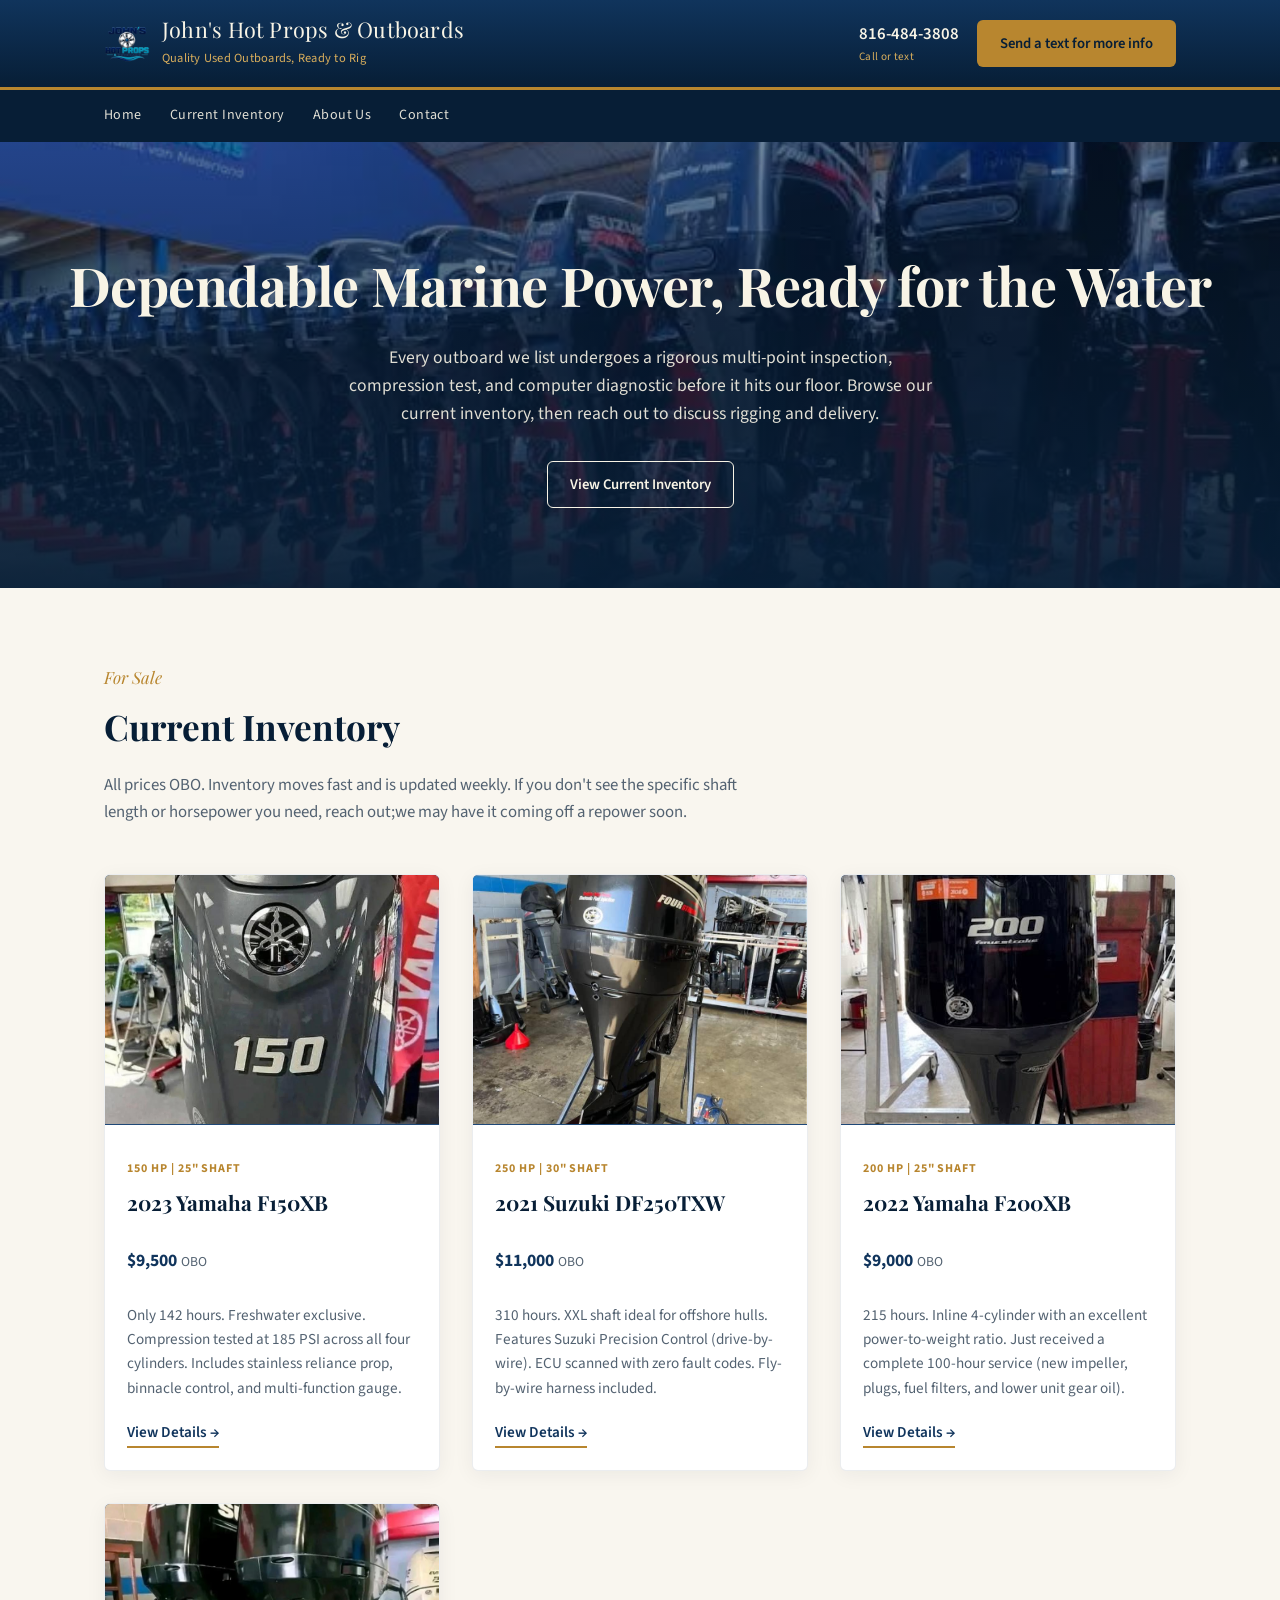
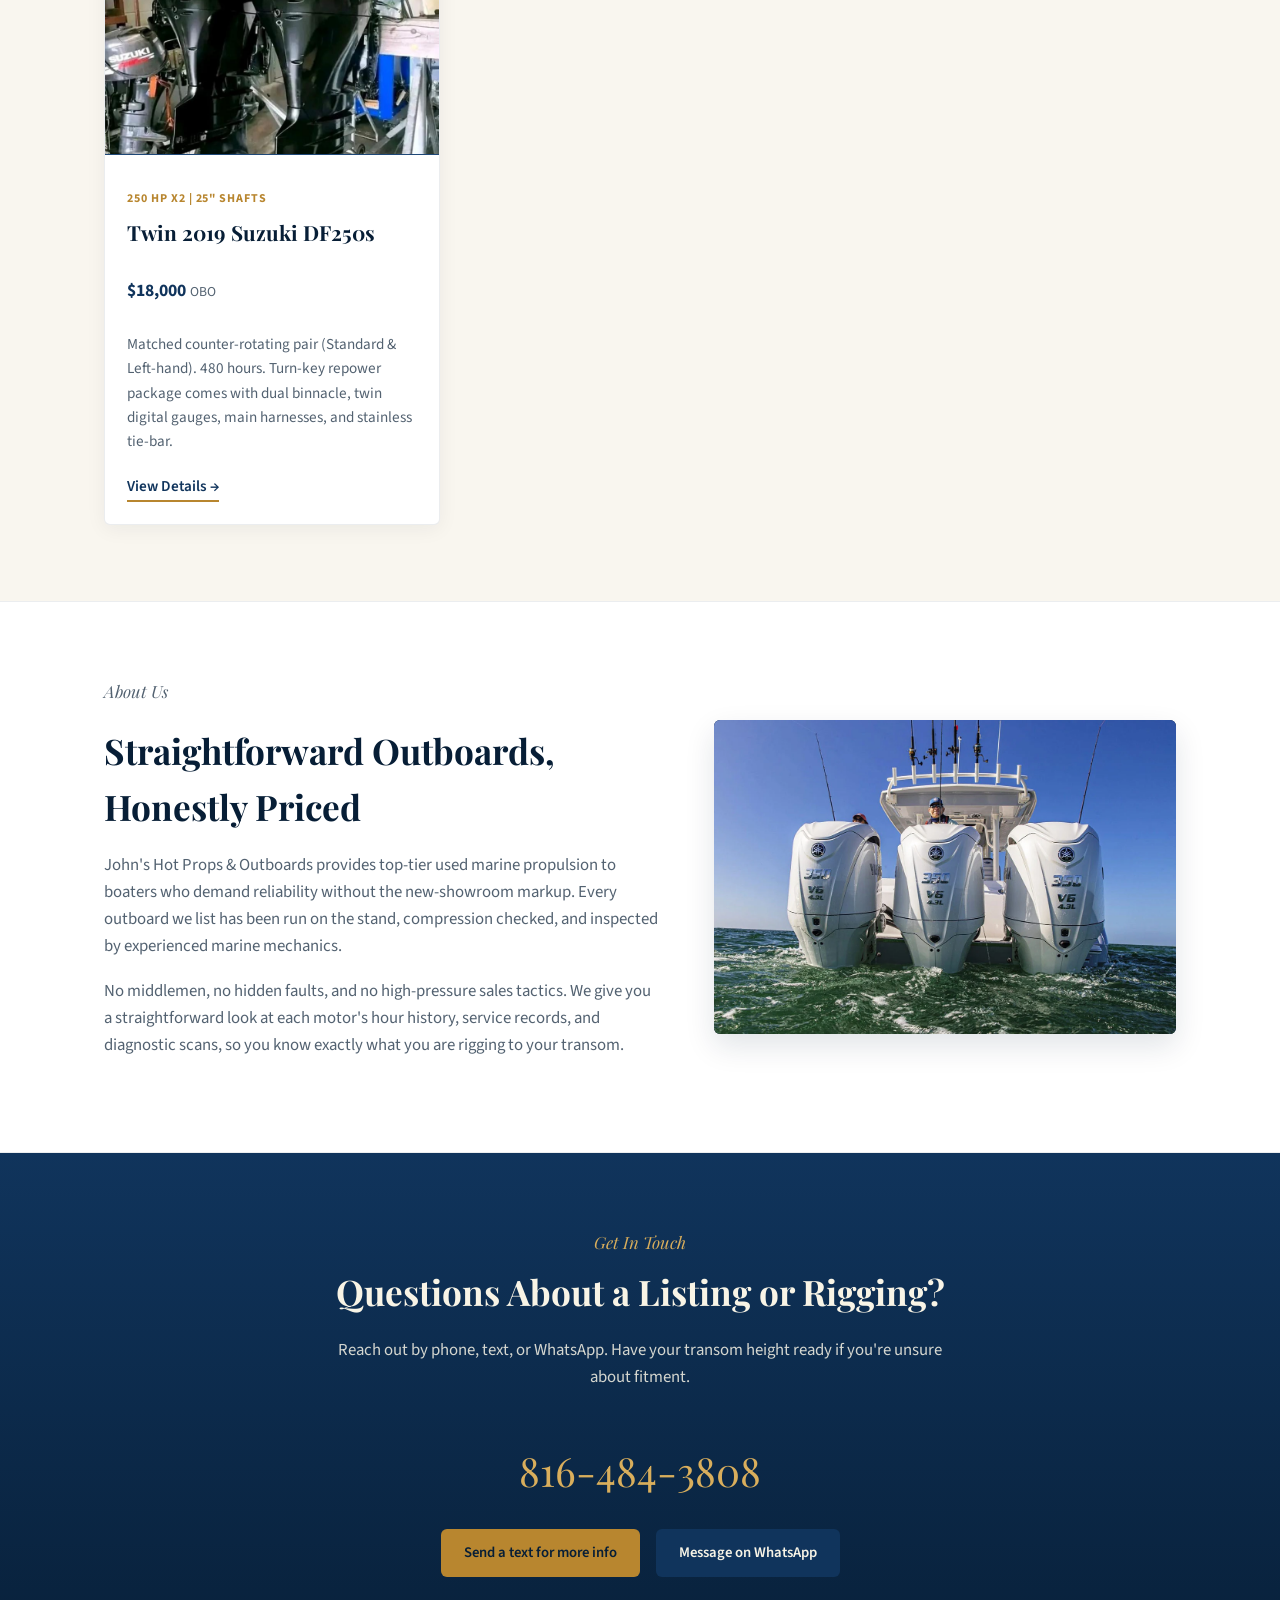
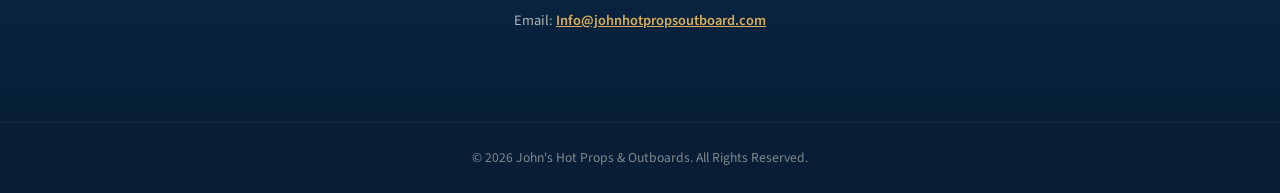
<file: index.html>
<!doctype html>
<html lang="en">
<head>
<meta charset="UTF-8">
<meta name="viewport" content="width=device-width, initial-scale=1.0">
<title>John's Hot Props &amp; Outboards | Quality Used Outboard Motors</title>
<meta name="description" content="John's Hot Props & Outboards — quality used outboard motors, inspected, serviced, and ready to run. Browse current marine propulsion listings.">
<link rel="preconnect" href="https://fonts.gstatic.com" crossorigin>
<link href="https://fonts.googleapis.com/css2?family=Playfair+Display:wght@600;700&family=Source+Sans+3:wght@400;600;700&display=swap" rel="stylesheet">
<link rel="stylesheet" href="style.css">
</head>
<body>

<header class="site-header">
  <div class="wrap">
    <a class="brand" href="index.html">
      <img src="images/logo.PNG" alt="John's Hot Props & Outboards logo">
      <span class="brand-text">
        <span class="name">John's Hot Props &amp; Outboards</span>
        <span class="tagline">Quality Used Outboards, Ready to Rig</span>
      </span>
    </a>
    <div class="header-actions">
      <a class="header-phone" href="tel:+18164843808">816-484-3808<span>Call or text</span></a>
      <a class="btn btn-gold" href="sms:+18164843808">Send a text for more info</a>
    </div>
  </div>
</header>

<nav class="site-nav">
  <div class="wrap">
    <ul>
      <li><a href="index.html#home">Home</a></li>
      <li><a href="index.html#listings">Current Inventory</a></li>
      <li><a href="index.html#about">About Us</a></li>
      <li><a href="index.html#contact">Contact</a></li>
    </ul>
  </div>
</nav>

<section id="home" class="hero">
  <img class="hero-art" src="images/Dock.jpg" alt="Illustration of a dock at sunset — placeholder for a real dock photo">
  <div class="hero-overlay"></div>
  <div class="hero-inner">
    <h1>Dependable Marine Power, Ready for the Water</h1>
    <p>Every outboard we list undergoes a rigorous multi-point inspection, compression test, and computer diagnostic before it hits our floor. Browse our current inventory, then reach out to discuss rigging and delivery.</p>
    <a class="btn btn-outline" href="index.html#listings">View Current Inventory</a>
  </div>
</section>

<section id="listings" class="section">
  <div class="wrap">
    <p class="section-label">For Sale</p>
    <h2>Current Inventory</h2>
    <p class="section-intro">All prices OBO. Inventory moves fast and is updated weekly. If you don't see the specific shaft length or horsepower you need, reach out;we may have it coming off a repower soon.</p>

    <div class="listing-grid">

      <article class="listing-card">
        <img src="images/150.jpg" alt="2023 Yamaha 150HP Outboard">
        <div class="listing-body">
          <p class="listing-hp">150 HP | 25" Shaft</p>
          <h3>2023 Yamaha F150XB</h3>
          <p class="listing-price">$9,500 <span class="obo">OBO</span></p>
          <p class="listing-blurb">Only 142 hours. Freshwater exclusive. Compression tested at 185 PSI across all four cylinders. Includes stainless reliance prop, binnacle control, and multi-function gauge.</p>
          <a class="listing-link" href="listings/yamaha-150-2023.html">View Details →</a>
        </div>
      </article>

      <article class="listing-card">
        <img src="images/250suzuki.jpg" alt="2021 Suzuki 250HP Outboard">
        <div class="listing-body">
          <p class="listing-hp">250 HP | 30" Shaft</p>
          <h3>2021 Suzuki DF250TXW</h3>
          <p class="listing-price">$11,000 <span class="obo">OBO</span></p>
          <p class="listing-blurb">310 hours. XXL shaft ideal for offshore hulls. Features Suzuki Precision Control (drive-by-wire). ECU scanned with zero fault codes. Fly-by-wire harness included.</p>
          <a class="listing-link" href="listings/suzuki-250-2021.html">View Details →</a>
        </div>
      </article>

      <article class="listing-card">
        <img src="images/200yam.jpg" alt="2022 Yamaha 200HP Outboard">
        <div class="listing-body">
          <p class="listing-hp">200 HP | 25" Shaft</p>
          <h3>2022 Yamaha F200XB</h3>
          <p class="listing-price">$9,000 <span class="obo">OBO</span></p>
          <p class="listing-blurb">215 hours. Inline 4-cylinder with an excellent power-to-weight ratio. Just received a complete 100-hour service (new impeller, plugs, fuel filters, and lower unit gear oil).</p>
          <a class="listing-link" href="listings/yamaha-200-2022.html">View Details →</a>
        </div>
      </article>

      <article class="listing-card">
        <img src="images/twin.jpg" alt="Twin 2019 Suzuki 250HP Outboards">
        <div class="listing-body">
          <p class="listing-hp">250 HP x2 | 25" Shafts</p>
          <h3>Twin 2019 Suzuki DF250s</h3>
          <p class="listing-price">$18,000 <span class="obo">OBO</span></p>
          <p class="listing-blurb">Matched counter-rotating pair (Standard & Left-hand). 480 hours. Turn-key repower package comes with dual binnacle, twin digital gauges, main harnesses, and stainless tie-bar.</p>
          <a class="listing-link" href="listings/twin-suzuki-250-2019.html">View Details →</a>
        </div>
      </article>

    </div>
  </div>
</section>

<section id="about" class="section section-alt">
  <div class="wrap about-layout">
    <div>
      <p class="section-label">About Us</p>
      <h2>Straightforward Outboards, Honestly Priced</h2>
      <p>John's Hot Props &amp; Outboards provides top-tier used marine propulsion to boaters who demand reliability without the new-showroom markup. Every outboard we list has been run on the stand, compression checked, and inspected by experienced marine mechanics.</p>
      <p>No middlemen, no hidden faults, and no high-pressure sales tactics. We give you a straightforward look at each motor's hour history, service records, and diagnostic scans, so you know exactly what you are rigging to your transom.</p>
    </div>
    <div class="about-figure">
      <img src="images/aboutus.png" alt="John's Hot Props mechanics inspecting a motor">
    </div>
  </div>
</section>

<section id="contact" class="section contact-band">
  <div class="wrap">
    <p class="section-label">Get In Touch</p>
    <h2>Questions About a Listing or Rigging?</h2>
    <p class="section-intro">Reach out by phone, text, or WhatsApp. Have your transom height ready if you're unsure about fitment.</p>
    <a class="contact-phone-big" href="tel:+18164843808">816-484-3808</a>
    <div class="contact-actions">
      <a class="btn btn-gold" href="sms:+18164843808">Send a text for more info</a>
      <a class="btn btn-navy" href="https://wa.me/18164843808" target="_blank" rel="noopener">Message on WhatsApp</a>
    </div>
    <p class="contact-secondary">
      Email: <a href="mailto:Info@johnhotpropsoutboard.com">Info@johnhotpropsoutboard.com</a>
    </p>
  </div>
</section>

<footer class="site-footer">
  <div class="wrap">
    &copy; <span id="year"></span> John's Hot Props &amp; Outboards. All Rights Reserved.
  </div>
</footer>

<script>document.getElementById('year').textContent = new Date().getFullYear();</script>
</body>
</html>
</file>
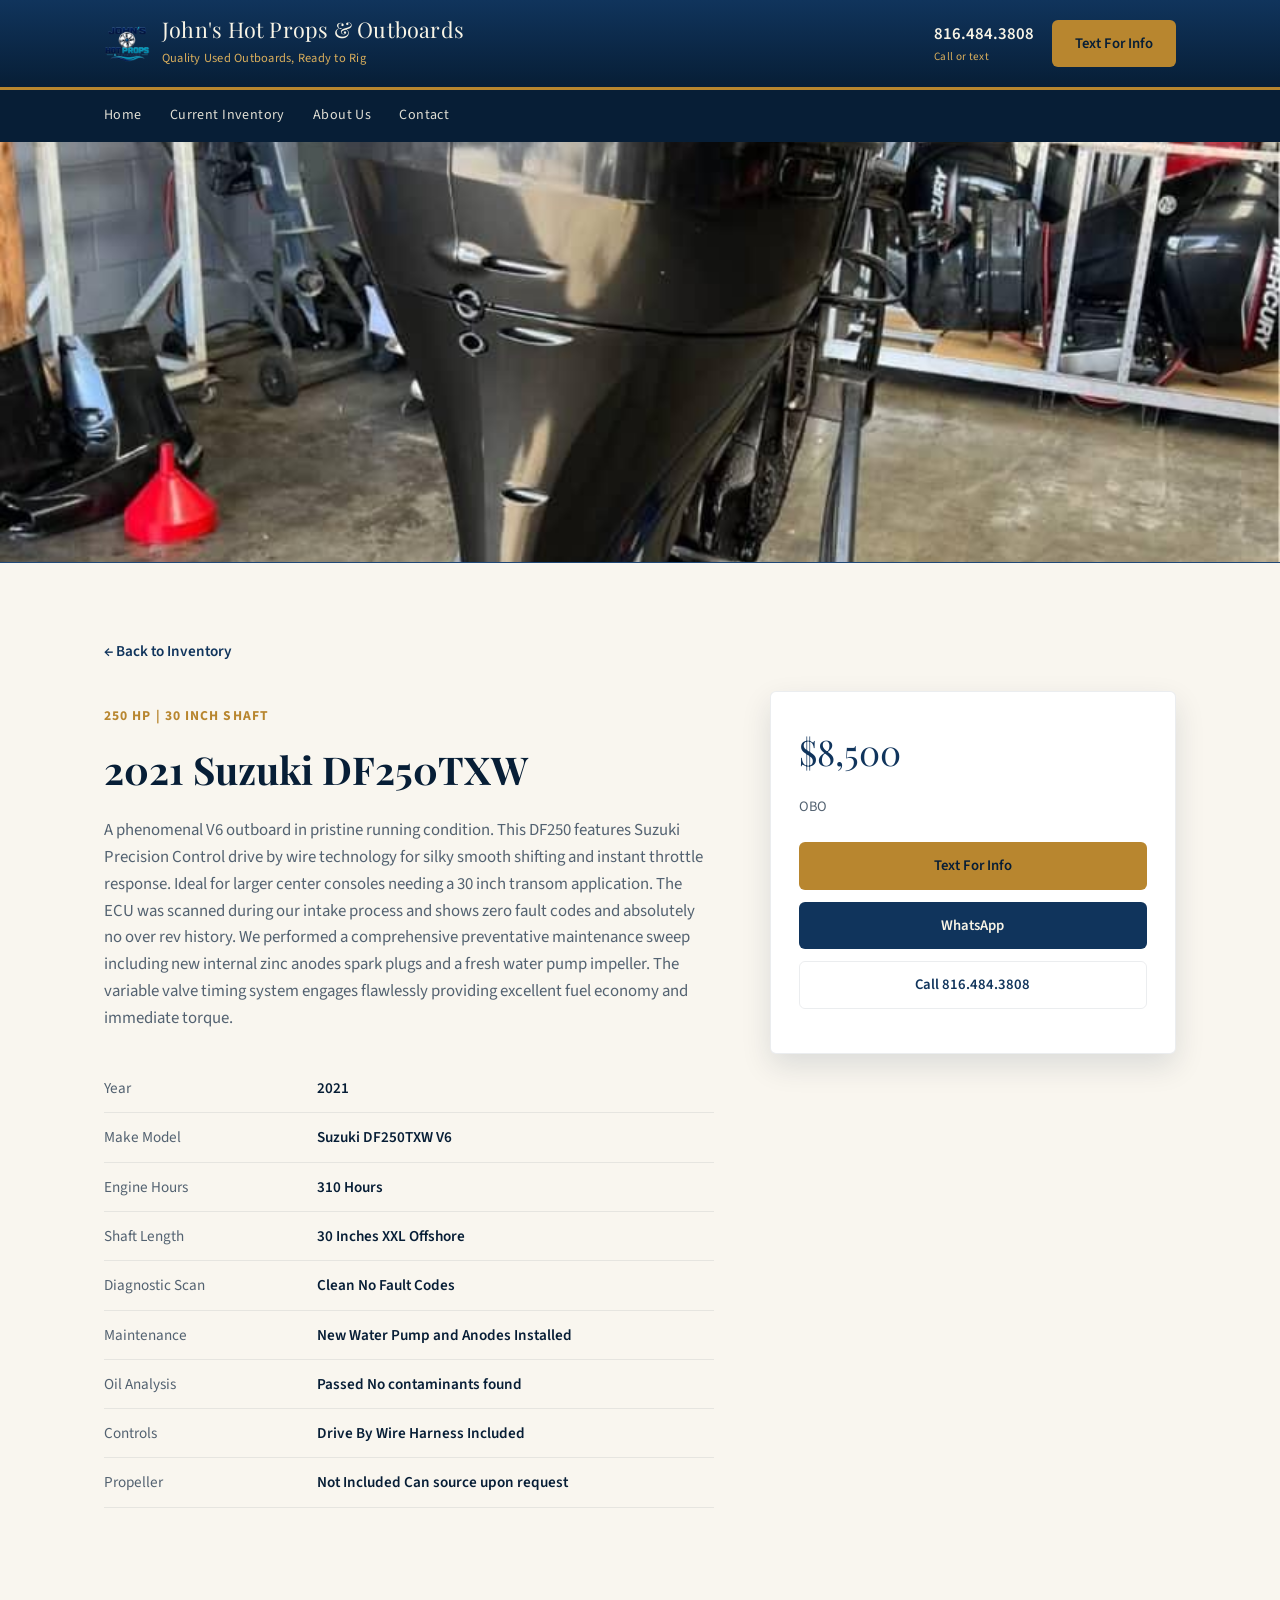
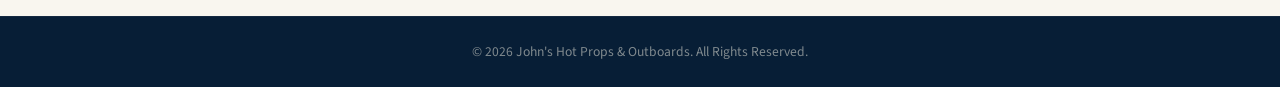
<file: listings/suzuki-250-2021.html>
<!doctype html>
<html lang="en">
<head>
<meta charset="UTF-8">
<meta name="viewport" content="width=device-width, initial-scale=1.0">
<title>2021 Suzuki DF250TXW Outboard $9,500 OBO | John's Hot Props &amp; Outboards</title>
<link rel="preconnect" href="https://fonts.gstatic.com" crossorigin>
<link href="https://fonts.googleapis.com/css2?family=Playfair+Display:wght@600;700&family=Source+Sans+3:wght@400;600;700&display=swap" rel="stylesheet">
<link rel="stylesheet" href="../style.css">
</head>
<body>

<header class="site-header">
  <div class="wrap">
    <a class="brand" href="../index.html">
      <img src="../images/logo.PNG" alt="John's Hot Props & Outboards logo">
      <span class="brand-text">
        <span class="name">John's Hot Props &amp; Outboards</span>
        <span class="tagline">Quality Used Outboards, Ready to Rig</span>
      </span>
    </a>
    <div class="header-actions">
      <a class="header-phone" href="tel:+18164843808">816.484.3808<span>Call or text</span></a>
      <a class="btn btn-gold" href="sms:+18164843808">Text For Info</a>
    </div>
  </div>
</header>

<nav class="site-nav">
  <div class="wrap">
    <ul>
      <li><a href="../index.html#home">Home</a></li>
      <li><a href="../index.html#listings">Current Inventory</a></li>
      <li><a href="../index.html#about">About Us</a></li>
      <li><a href="../index.html#contact">Contact</a></li>
    </ul>
  </div>
</nav>

<div class="detail-hero">
  <img src="../images/250suzuki.jpg" alt="Photo coming soon 2021 Suzuki 250HP Outboard">
</div>

<section class="section">
  <div class="wrap">
    <a class="back-link" href="../index.html#listings">&larr; Back to Inventory</a>
    <div class="detail-grid">
      <div>
        <p class="detail-hp">250 HP | 30 Inch Shaft</p>
        <h1>2021 Suzuki DF250TXW</h1>
        <p class="desc">A phenomenal V6 outboard in pristine running condition. This DF250 features Suzuki Precision Control drive by wire technology for silky smooth shifting and instant throttle response. Ideal for larger center consoles needing a 30 inch transom application. The ECU was scanned during our intake process and shows zero fault codes and absolutely no over rev history. We performed a comprehensive preventative maintenance sweep including new internal zinc anodes spark plugs and a fresh water pump impeller. The variable valve timing system engages flawlessly providing excellent fuel economy and immediate torque.</p>
        <table class="spec-table">
          <tr><td>Year</td><td>2021</td></tr>
          <tr><td>Make Model</td><td>Suzuki DF250TXW V6</td></tr>
          <tr><td>Engine Hours</td><td>310 Hours</td></tr>
          <tr><td>Shaft Length</td><td>30 Inches XXL Offshore</td></tr>
          <tr><td>Diagnostic Scan</td><td>Clean No Fault Codes</td></tr>
          <tr><td>Maintenance</td><td>New Water Pump and Anodes Installed</td></tr>
          <tr><td>Oil Analysis</td><td>Passed No contaminants found</td></tr>
          <tr><td>Controls</td><td>Drive By Wire Harness Included</td></tr>
          <tr><td>Propeller</td><td>Not Included Can source upon request</td></tr>
        </table>
      </div>
      <div class="detail-card">
        <p class="price">$8,500</p>
        <p class="obo">OBO</p>
        <a class="btn btn-gold" href="sms:+18164843808">Text For Info</a>
        <a class="btn btn-navy" href="https://wa.me/18164843808" target="_blank" rel="noopener">WhatsApp</a>
        <a class="btn btn-outline" style="border-color:var(--border-hairline); color:var(--navy-mid);" href="tel:+18164843808">Call 816.484.3808</a>
      </div>
    </div>
  </div>
</section>

<footer class="site-footer">
  <div class="wrap">
    &copy; <span id="year"></span> John's Hot Props &amp; Outboards. All Rights Reserved.
  </div>
</footer>

<script>document.getElementById('year').textContent = new Date().getFullYear();</script>
</body>
</html>
</file>
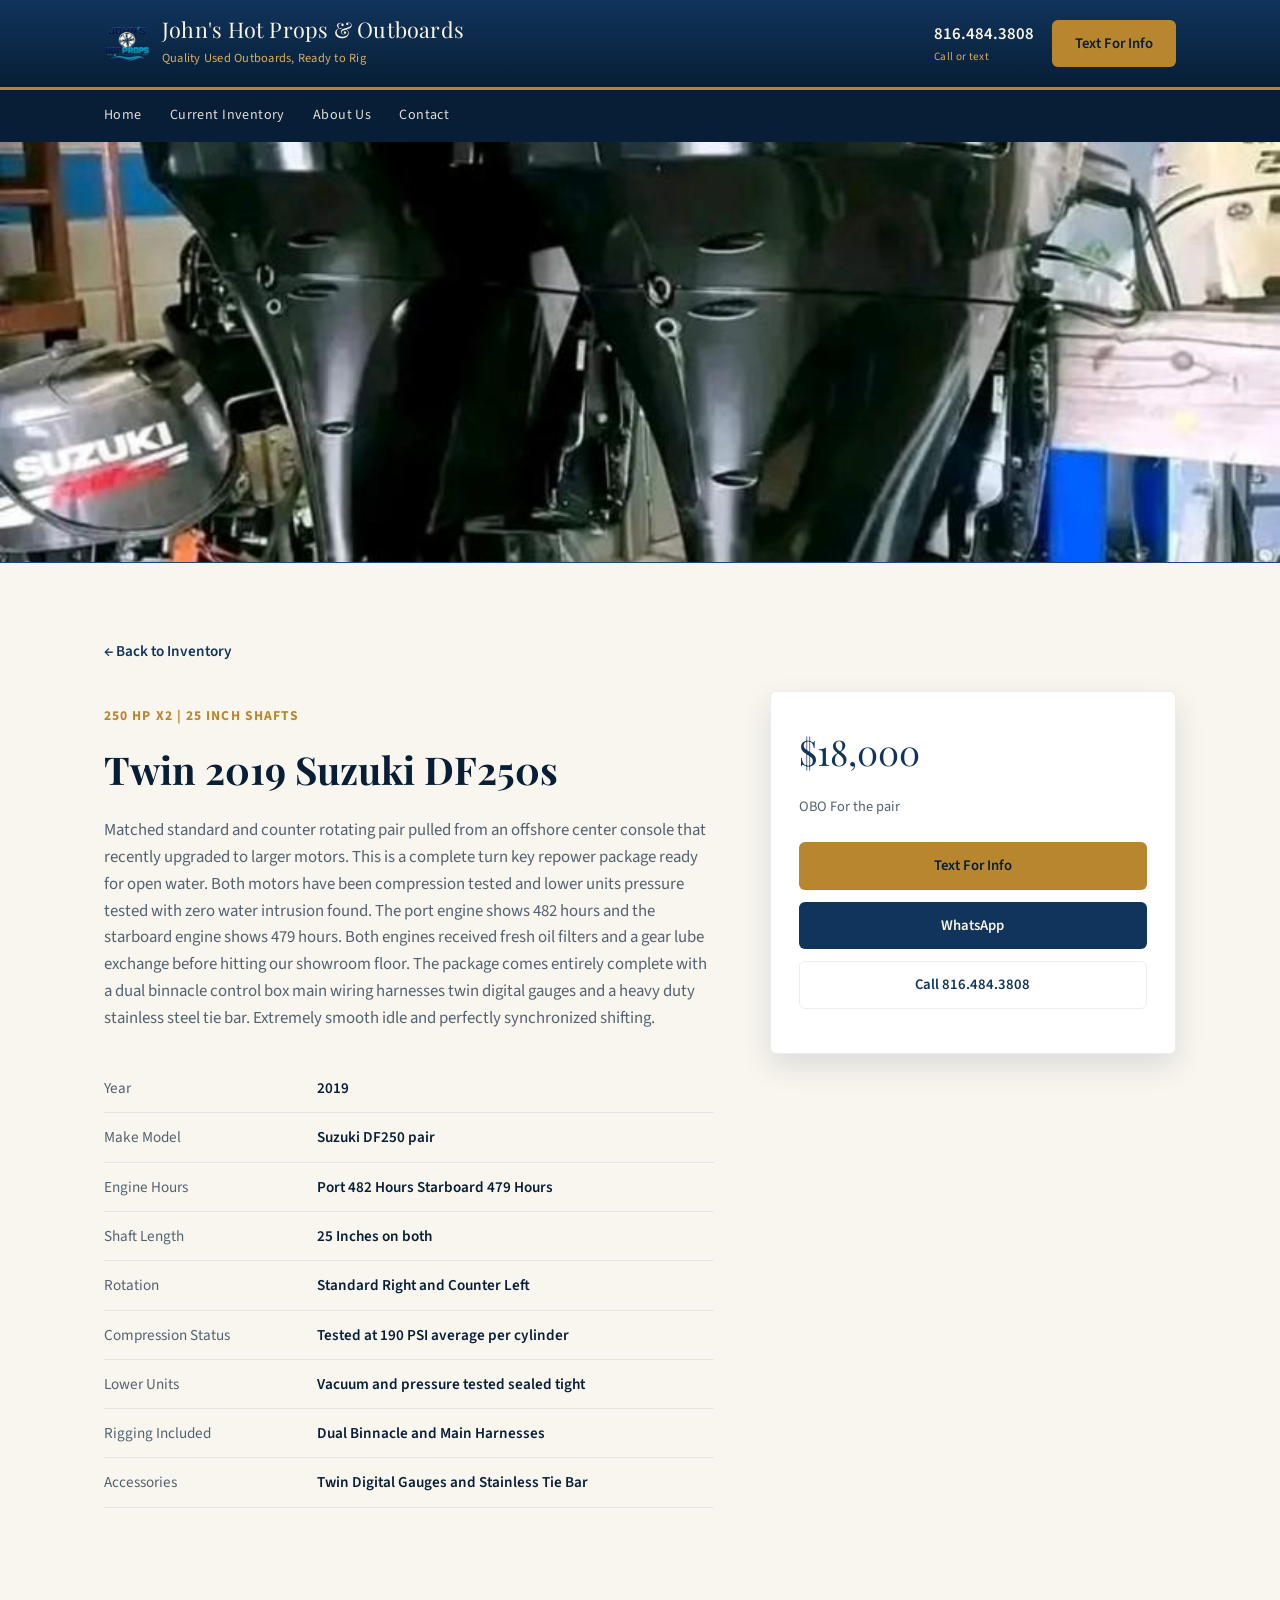
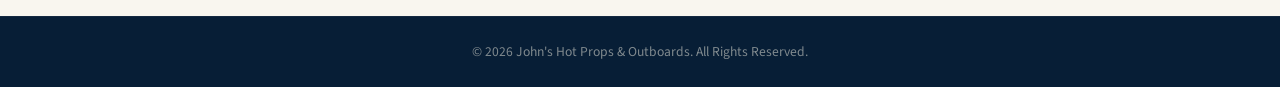
<file: listings/twin-suzuki-250-2019.html>
<!doctype html>
<html lang="en">
<head>
<meta charset="UTF-8">
<meta name="viewport" content="width=device-width, initial-scale=1.0">
<title>Twin 2019 Suzuki DF250s $18,000 OBO | John's Hot Props &amp; Outboards</title>
<link rel="preconnect" href="https://fonts.gstatic.com" crossorigin>
<link href="https://fonts.googleapis.com/css2?family=Playfair+Display:wght@600;700&family=Source+Sans+3:wght@400;600;700&display=swap" rel="stylesheet">
<link rel="stylesheet" href="../style.css">
</head>
<body>

<header class="site-header">
  <div class="wrap">
    <a class="brand" href="../index.html">
      <img src="../images/logo.PNG" alt="John's Hot Props & Outboards logo">
      <span class="brand-text">
        <span class="name">John's Hot Props &amp; Outboards</span>
        <span class="tagline">Quality Used Outboards, Ready to Rig</span>
      </span>
    </a>
    <div class="header-actions">
      <a class="header-phone" href="tel:+18164843808">816.484.3808<span>Call or text</span></a>
      <a class="btn btn-gold" href="sms:+18164843808">Text For Info</a>
    </div>
  </div>
</header>

<nav class="site-nav">
  <div class="wrap">
    <ul>
      <li><a href="../index.html#home">Home</a></li>
      <li><a href="../index.html#listings">Current Inventory</a></li>
      <li><a href="../index.html#about">About Us</a></li>
      <li><a href="../index.html#contact">Contact</a></li>
    </ul>
  </div>
</nav>

<div class="detail-hero">
  <img src="../images/twin.jpg" alt="Photo coming soon Twin 2019 Suzuki 250HP Outboards">
</div>

<section class="section">
  <div class="wrap">
    <a class="back-link" href="../index.html#listings">&larr; Back to Inventory</a>
    <div class="detail-grid">
      <div>
        <p class="detail-hp">250 HP x2 | 25 Inch Shafts</p>
        <h1>Twin 2019 Suzuki DF250s</h1>
        <p class="desc">Matched standard and counter rotating pair pulled from an offshore center console that recently upgraded to larger motors. This is a complete turn key repower package ready for open water. Both motors have been compression tested and lower units pressure tested with zero water intrusion found. The port engine shows 482 hours and the starboard engine shows 479 hours. Both engines received fresh oil filters and a gear lube exchange before hitting our showroom floor. The package comes entirely complete with a dual binnacle control box main wiring harnesses twin digital gauges and a heavy duty stainless steel tie bar. Extremely smooth idle and perfectly synchronized shifting.</p>
        <table class="spec-table">
          <tr><td>Year</td><td>2019</td></tr>
          <tr><td>Make Model</td><td>Suzuki DF250 pair</td></tr>
          <tr><td>Engine Hours</td><td>Port 482 Hours Starboard 479 Hours</td></tr>
          <tr><td>Shaft Length</td><td>25 Inches on both</td></tr>
          <tr><td>Rotation</td><td>Standard Right and Counter Left</td></tr>
          <tr><td>Compression Status</td><td>Tested at 190 PSI average per cylinder</td></tr>
          <tr><td>Lower Units</td><td>Vacuum and pressure tested sealed tight</td></tr>
          <tr><td>Rigging Included</td><td>Dual Binnacle and Main Harnesses</td></tr>
          <tr><td>Accessories</td><td>Twin Digital Gauges and Stainless Tie Bar</td></tr>
        </table>
      </div>
      <div class="detail-card">
        <p class="price">$18,000</p>
        <p class="obo">OBO For the pair</p>
        <a class="btn btn-gold" href="sms:+18164843808">Text For Info</a>
        <a class="btn btn-navy" href="https://wa.me/18164843808" target="_blank" rel="noopener">WhatsApp</a>
        <a class="btn btn-outline" style="border-color:var(--border-hairline); color:var(--navy-mid);" href="tel:+18164843808">Call 816.484.3808</a>
      </div>
    </div>
  </div>
</section>

<footer class="site-footer">
  <div class="wrap">
    &copy; <span id="year"></span> John's Hot Props &amp; Outboards. All Rights Reserved.
  </div>
</footer>

<script>document.getElementById('year').textContent = new Date().getFullYear();</script>
</body>
</html>
</file>
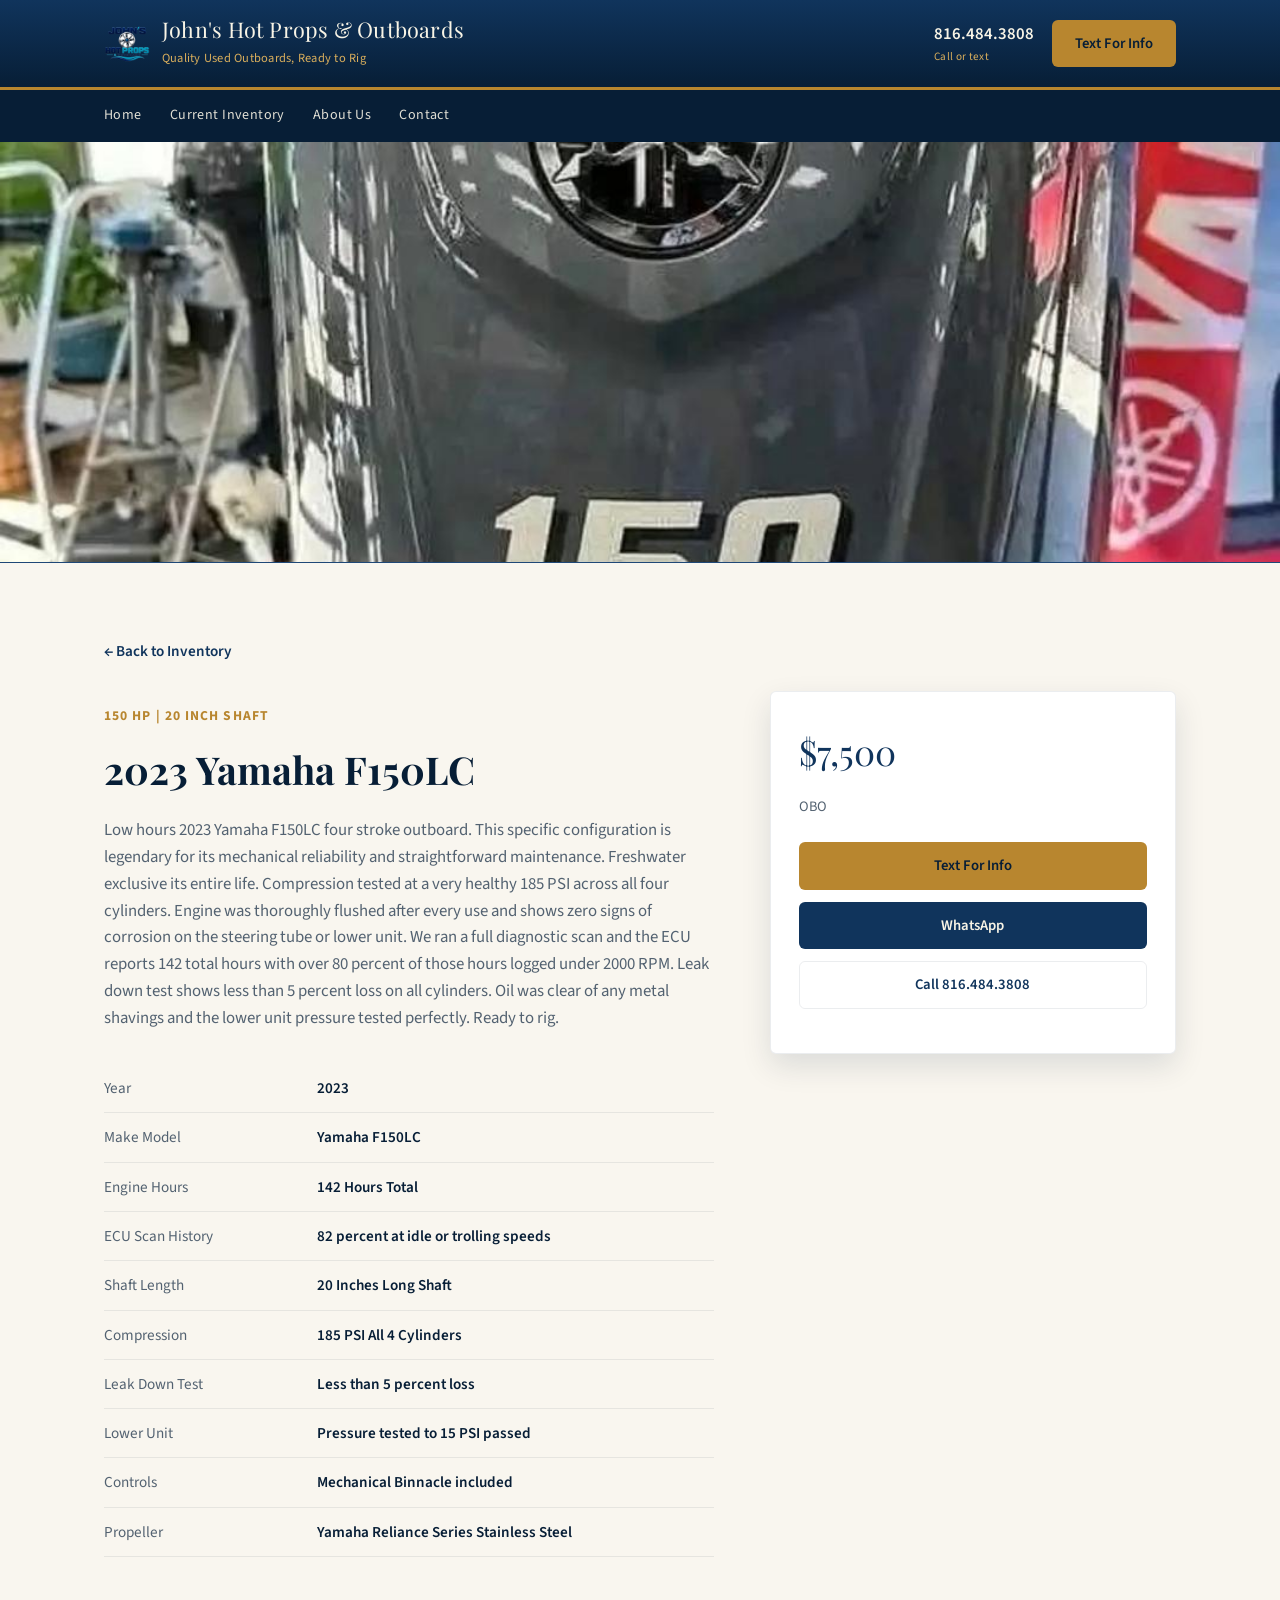
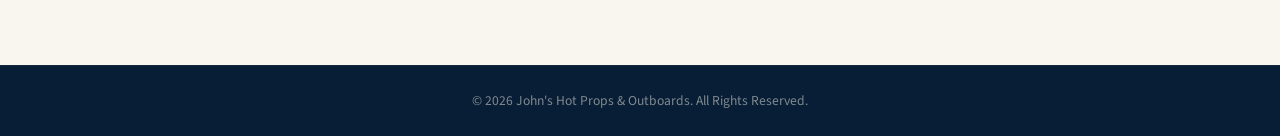
<file: listings/yamaha-150-2023.html>
<!doctype html>
<html lang="en">
<head>
<meta charset="UTF-8">
<meta name="viewport" content="width=device-width, initial-scale=1.0">
<title>2023 Yamaha F150LC Outboard $11, 000 OBO | John's Hot Props &amp; Outboards</title>
<link rel="preconnect" href="https://fonts.gstatic.com" crossorigin>
<link href="https://fonts.googleapis.com/css2?family=Playfair+Display:wght@600;700&family=Source+Sans+3:wght@400;600;700&display=swap" rel="stylesheet">
<link rel="stylesheet" href="../style.css">
</head>
<body>

<header class="site-header">
  <div class="wrap">
    <a class="brand" href="../index.html">
      <img src="../images/logo.PNG" alt="John's Hot Props & Outboards logo">
      <span class="brand-text">
        <span class="name">John's Hot Props &amp; Outboards</span>
        <span class="tagline">Quality Used Outboards, Ready to Rig</span>
      </span>
    </a>
    <div class="header-actions">
      <a class="header-phone" href="tel:+18164843808">816.484.3808<span>Call or text</span></a>
      <a class="btn btn-gold" href="sms:+18164843808">Text For Info</a>
    </div>
  </div>
</header>

<nav class="site-nav">
  <div class="wrap">
    <ul>
      <li><a href="../index.html#home">Home</a></li>
      <li><a href="../index.html#listings">Current Inventory</a></li>
      <li><a href="../index.html#about">About Us</a></li>
      <li><a href="../index.html#contact">Contact</a></li>
    </ul>
  </div>
</nav>

<div class="detail-hero">
  <img src="../images/150.jpg" alt="Photo coming soon 2023 Yamaha 150HP Outboard">
</div>

<section class="section">
  <div class="wrap">
    <a class="back-link" href="../index.html#listings">&larr; Back to Inventory</a>
    <div class="detail-grid">
      <div>
        <p class="detail-hp">150 HP | 20 Inch Shaft</p>
        <h1>2023 Yamaha F150LC</h1>
        <p class="desc">Low hours 2023 Yamaha F150LC four stroke outboard. This specific configuration is legendary for its mechanical reliability and straightforward maintenance. Freshwater exclusive its entire life. Compression tested at a very healthy 185 PSI across all four cylinders. Engine was thoroughly flushed after every use and shows zero signs of corrosion on the steering tube or lower unit. We ran a full diagnostic scan and the ECU reports 142 total hours with over 80 percent of those hours logged under 2000 RPM. Leak down test shows less than 5 percent loss on all cylinders. Oil was clear of any metal shavings and the lower unit pressure tested perfectly. Ready to rig.</p>
        <table class="spec-table">
          <tr><td>Year</td><td>2023</td></tr>
          <tr><td>Make Model</td><td>Yamaha F150LC</td></tr>
          <tr><td>Engine Hours</td><td>142 Hours Total</td></tr>
          <tr><td>ECU Scan History</td><td>82 percent at idle or trolling speeds</td></tr>
          <tr><td>Shaft Length</td><td>20 Inches Long Shaft</td></tr>
          <tr><td>Compression</td><td>185 PSI All 4 Cylinders</td></tr>
          <tr><td>Leak Down Test</td><td>Less than 5 percent loss</td></tr>
          <tr><td>Lower Unit</td><td>Pressure tested to 15 PSI passed</td></tr>
          <tr><td>Controls</td><td>Mechanical Binnacle included</td></tr>
          <tr><td>Propeller</td><td>Yamaha Reliance Series Stainless Steel</td></tr>
        </table>
      </div>
      <div class="detail-card">
        <p class="price">$7,500</p>
        <p class="obo">OBO</p>
        <a class="btn btn-gold" href="sms:+18164843808">Text For Info</a>
        <a class="btn btn-navy" href="https://wa.me/18164843808" target="_blank" rel="noopener">WhatsApp</a>
        <a class="btn btn-outline" style="border-color:var(--border-hairline); color:var(--navy-mid);" href="tel:+18164843808">Call 816.484.3808</a>
      </div>
    </div>
  </div>
</section>

<footer class="site-footer">
  <div class="wrap">
    &copy; <span id="year"></span> John's Hot Props &amp; Outboards. All Rights Reserved.
  </div>
</footer>

<script>document.getElementById('year').textContent = new Date().getFullYear();</script>
</body>
</html>
</file>
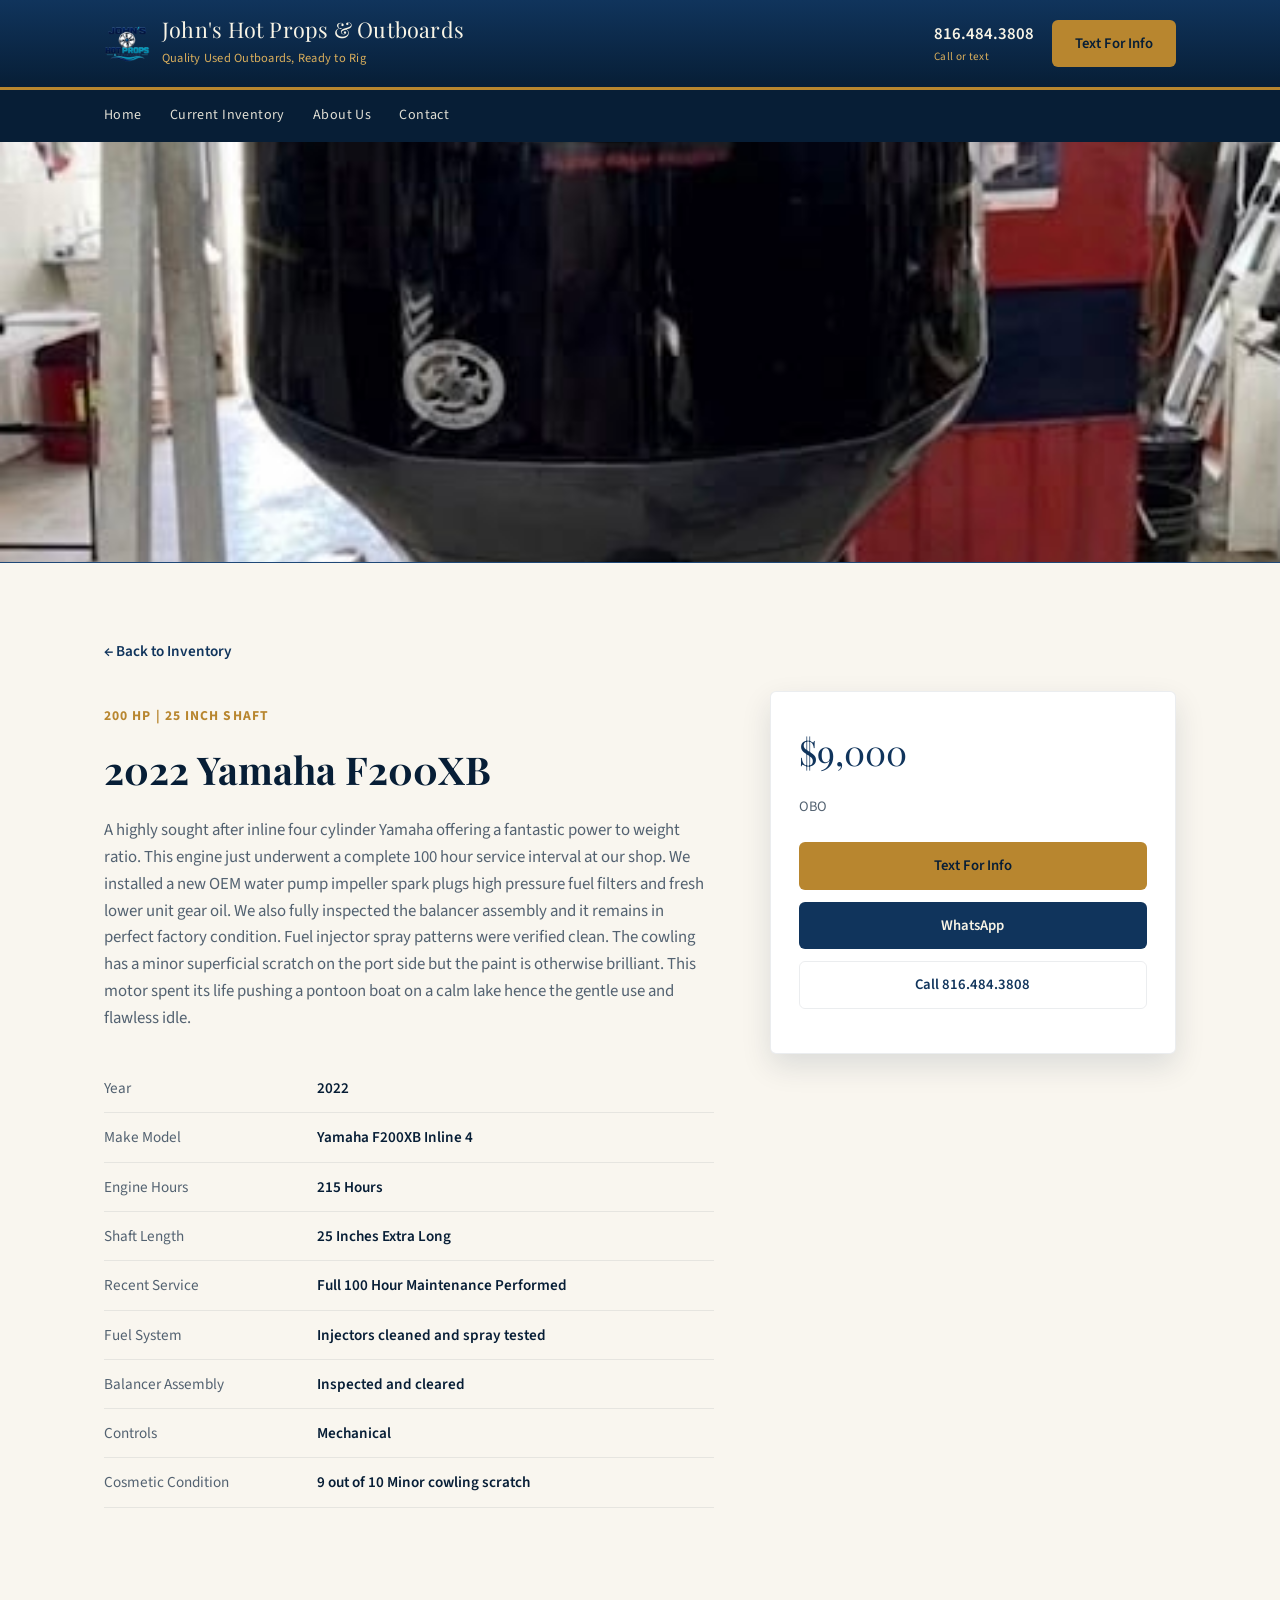
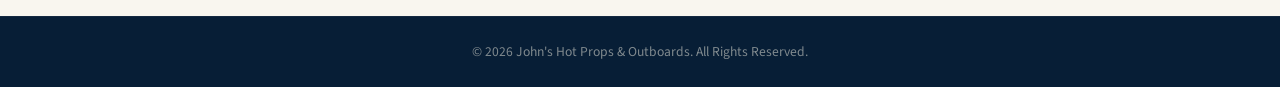
<file: listings/yamaha-200-2022.html>
<!doctype html>
<html lang="en">
<head>
<meta charset="UTF-8">
<meta name="viewport" content="width=device-width, initial-scale=1.0">
<title>2022 Yamaha F200XB Outboard $9,000 OBO | John's Hot Props &amp; Outboards</title>
<link rel="preconnect" href="https://fonts.gstatic.com" crossorigin>
<link href="https://fonts.googleapis.com/css2?family=Playfair+Display:wght@600;700&family=Source+Sans+3:wght@400;600;700&display=swap" rel="stylesheet">
<link rel="stylesheet" href="../style.css">
</head>
<body>

<header class="site-header">
  <div class="wrap">
    <a class="brand" href="../index.html">
      <img src="../images/logo.PNG" alt="John's Hot Props & Outboards logo">
      <span class="brand-text">
        <span class="name">John's Hot Props &amp; Outboards</span>
        <span class="tagline">Quality Used Outboards, Ready to Rig</span>
      </span>
    </a>
    <div class="header-actions">
      <a class="header-phone" href="tel:+18164843808">816.484.3808<span>Call or text</span></a>
      <a class="btn btn-gold" href="sms:+18164843808">Text For Info</a>
    </div>
  </div>
</header>

<nav class="site-nav">
  <div class="wrap">
    <ul>
      <li><a href="../index.html#home">Home</a></li>
      <li><a href="../index.html#listings">Current Inventory</a></li>
      <li><a href="../index.html#about">About Us</a></li>
      <li><a href="../index.html#contact">Contact</a></li>
    </ul>
  </div>
</nav>

<div class="detail-hero">
  <img src="../images/200yam.jpg" alt="Photo coming soon 2022 Yamaha 200HP Outboard">
</div>

<section class="section">
  <div class="wrap">
    <a class="back-link" href="../index.html#listings">&larr; Back to Inventory</a>
    <div class="detail-grid">
      <div>
        <p class="detail-hp">200 HP | 25 Inch Shaft</p>
        <h1>2022 Yamaha F200XB</h1>
        <p class="desc">A highly sought after inline four cylinder Yamaha offering a fantastic power to weight ratio. This engine just underwent a complete 100 hour service interval at our shop. We installed a new OEM water pump impeller spark plugs high pressure fuel filters and fresh lower unit gear oil. We also fully inspected the balancer assembly and it remains in perfect factory condition. Fuel injector spray patterns were verified clean. The cowling has a minor superficial scratch on the port side but the paint is otherwise brilliant. This motor spent its life pushing a pontoon boat on a calm lake hence the gentle use and flawless idle.</p>
        <table class="spec-table">
          <tr><td>Year</td><td>2022</td></tr>
          <tr><td>Make Model</td><td>Yamaha F200XB Inline 4</td></tr>
          <tr><td>Engine Hours</td><td>215 Hours</td></tr>
          <tr><td>Shaft Length</td><td>25 Inches Extra Long</td></tr>
          <tr><td>Recent Service</td><td>Full 100 Hour Maintenance Performed</td></tr>
          <tr><td>Fuel System</td><td>Injectors cleaned and spray tested</td></tr>
          <tr><td>Balancer Assembly</td><td>Inspected and cleared</td></tr>
          <tr><td>Controls</td><td>Mechanical</td></tr>
          <tr><td>Cosmetic Condition</td><td>9 out of 10 Minor cowling scratch</td></tr>
        </table>
      </div>
      <div class="detail-card">
        <p class="price">$9,000</p>
        <p class="obo">OBO</p>
        <a class="btn btn-gold" href="sms:+18164843808">Text For Info</a>
        <a class="btn btn-navy" href="https://wa.me/18164843808" target="_blank" rel="noopener">WhatsApp</a>
        <a class="btn btn-outline" style="border-color:var(--border-hairline); color:var(--navy-mid);" href="tel:+18164843808">Call 816.484.3808</a>
      </div>
    </div>
  </div>
</section>

<footer class="site-footer">
  <div class="wrap">
    &copy; <span id="year"></span> John's Hot Props &amp; Outboards. All Rights Reserved.
  </div>
</footer>

<script>document.getElementById('year').textContent = new Date().getFullYear();</script>
</body>
</html>
</file>
<file: style.css>
/* ==========================================================================
   John's Hot Props & Outboards — shared site styles
   ========================================================================== */

:root {
  --navy-deep: #071e36; /* Darkened for a more premium contrast */
  --navy-mid: #10345c;
  --navy-light: #224c7d;
  --cream: #f9f6ef; /* Slightly cleaner background */
  --cream-card: #ffffff; /* Crisp white for cards to pop better */
  --gold: #b8862f;
  --gold-light: #d9ae5c;
  --text-dark: #1a242f;
  --text-muted: #536271;
  --text-on-navy: #f8f4e6;
  --border-hairline: rgba(7, 30, 54, 0.08);
  --shadow-soft: 0 4px 20px rgba(7, 30, 54, 0.06);
  --shadow-hover: 0 12px 30px rgba(7, 30, 54, 0.12);
  --radius: 6px; /* Slightly rounder for modern feel */
  --max-width: 1120px;
  --font-display: "Playfair Display", Georgia, "Times New Roman", serif;
  --font-body: "Source Sans 3", Arial, Helvetica, sans-serif;
}

* { box-sizing: border-box; }

html { scroll-behavior: smooth; }

body {
  margin: 0;
  font-family: var(--font-body);
  color: var(--text-dark);
  background: var(--cream);
  line-height: 1.6;
  -webkit-font-smoothing: antialiased;
}

img { max-width: 100%; display: block; }

a { color: inherit; transition: color 0.2s ease; }

.wrap {
  max-width: var(--max-width);
  margin: 0 auto;
  padding: 0 24px;
}

/* ---------- Header ---------- */
.site-header {
  background: linear-gradient(180deg, var(--navy-mid) 0%, var(--navy-deep) 100%);
  border-bottom: 3px solid var(--gold);
}

.site-header .wrap {
  display: flex;
  align-items: center;
  justify-content: space-between;
  flex-wrap: wrap;
  gap: 16px;
  padding-top: 18px;
  padding-bottom: 18px;
}

.brand {
  display: flex;
  align-items: center;
  gap: 12px;
  text-decoration: none;
}

.brand img { width: 46px; height: 46px; }

.brand-text { color: var(--text-on-navy); }

.brand-text .name {
  font-family: var(--font-display);
  font-size: 1.35rem;
  line-height: 1.1;
  letter-spacing: 0.01em;
}

.brand-text .tagline {
  display: block;
  font-size: 0.78rem;
  color: var(--gold-light);
  margin-top: 2px;
  letter-spacing: 0.02em;
}

.header-actions {
  display: flex;
  align-items: center;
  gap: 18px;
}

.header-phone {
  color: var(--text-on-navy);
  font-size: 1.05rem;
  font-weight: 600;
  text-decoration: none;
}

.header-phone span {
  display: block;
  font-size: 0.7rem;
  font-weight: 400;
  color: var(--gold-light);
  letter-spacing: 0.03em;
}

.btn {
  display: inline-block;
  font-family: var(--font-body);
  font-weight: 600;
  font-size: 0.92rem;
  text-decoration: none;
  padding: 11px 22px;
  border-radius: var(--radius);
  border: 1px solid transparent;
  cursor: pointer;
  transition: all 0.2s ease;
}

.btn-gold { background: var(--gold); color: var(--navy-deep); }
.btn-gold:hover { background: var(--gold-light); transform: translateY(-1px); }

.btn-outline { background: transparent; border-color: var(--text-on-navy); color: var(--text-on-navy); }
.btn-outline:hover { background: rgba(255,255,255,0.08); transform: translateY(-1px); }

.btn-navy { background: var(--navy-mid); color: var(--text-on-navy); }
.btn-navy:hover { background: var(--navy-light); transform: translateY(-1px); }

/* ---------- Nav ---------- */
.site-nav { background: var(--navy-deep); }
.site-nav .wrap { padding: 0 24px; }
.site-nav ul {
  list-style: none;
  margin: 0;
  padding: 0;
  display: flex;
  gap: 28px;
}
.site-nav a {
  display: block;
  padding: 14px 0;
  color: var(--text-on-navy);
  text-decoration: none;
  font-size: 0.88rem;
  letter-spacing: 0.03em;
  border-bottom: 2px solid transparent;
  opacity: 0.9;
}
.site-nav a:hover { opacity: 1; border-bottom-color: var(--gold); }

/* ---------- Hero ---------- */
.hero {
  position: relative;
  color: var(--text-on-navy);
  background: var(--navy-deep);
  overflow: hidden;
}
.hero-art {
  position: absolute;
  inset: 0;
  width: 100%;
  height: 100%;
  object-fit: cover;
  opacity: 0.85;
}
.hero-overlay {
  position: absolute;
  inset: 0;
  background: linear-gradient(180deg, rgba(7,30,54,0.4) 0%, rgba(7,30,54,0.95) 100%);
}
.hero-inner {
  position: relative;
  padding: 100px 24px 80px;
  text-align: center;
}
.hero h1 {
  font-family: var(--font-display);
  font-size: clamp(2rem, 4.2vw, 3.4rem);
  margin: 0 0 16px;
  font-weight: 700;
  letter-spacing: -0.01em;
}
.hero p {
  max-width: 600px;
  margin: 0 auto 32px;
  color: var(--text-on-navy);
  font-size: 1.1rem;
  opacity: 0.9;
}

/* ---------- Section headings ---------- */
.section { padding: 76px 0; }
.section-label {
  font-family: var(--font-display);
  font-style: italic;
  color: var(--gold);
  font-size: 1.05rem;
  margin: 0 0 8px;
}
.section h2 {
  font-family: var(--font-display);
  font-size: 2.2rem;
  margin: 0 0 12px;
  color: var(--navy-deep);
}
.section-intro {
  max-width: 640px;
  color: var(--text-muted);
  margin-bottom: 48px;
  font-size: 1.05rem;
}
.section-alt { background: var(--cream-card); border-top: 1px solid var(--border-hairline); border-bottom: 1px solid var(--border-hairline); }

/* ---------- Listing cards ---------- */
.listing-grid {
  display: grid;
  grid-template-columns: repeat(auto-fill, minmax(260px, 1fr));
  gap: 32px;
}
.listing-card {
  background: var(--cream-card);
  border: 1px solid var(--border-hairline);
  border-radius: var(--radius);
  overflow: hidden;
  box-shadow: var(--shadow-soft);
  display: flex;
  flex-direction: column;
  transition: transform 0.2s ease, box-shadow 0.2s ease;
}
.listing-card:hover {
  transform: translateY(-4px);
  box-shadow: var(--shadow-hover);
}
.listing-card img {
  width: 100%;
  aspect-ratio: 4 / 3;
  object-fit: cover;
  background: var(--navy-light);
  border-bottom: 1px solid var(--border-hairline);
}
.listing-body {
  padding: 22px;
  display: flex;
  flex-direction: column;
  flex: 1;
}
.listing-hp {
  font-size: 0.75rem;
  letter-spacing: 0.08em;
  color: var(--gold);
  font-weight: 700;
  text-transform: uppercase;
  margin-bottom: 8px;
}
.listing-body h3 {
  font-family: var(--font-display);
  font-size: 1.3rem;
  margin: 0 0 10px;
  color: var(--navy-deep);
}
.listing-price {
  font-weight: 700;
  color: var(--navy-mid);
  font-size: 1.1rem;
  margin-bottom: 12px;
}
.listing-price .obo {
  font-weight: 400;
  color: var(--text-muted);
  font-size: 0.85rem;
}
.listing-blurb {
  color: var(--text-muted);
  font-size: 0.95rem;
  margin-bottom: 20px;
  flex: 1;
}
.listing-link {
  align-self: flex-start;
  color: var(--navy-mid);
  font-weight: 600;
  text-decoration: none;
  font-size: 0.95rem;
  border-bottom: 2px solid var(--gold);
  padding-bottom: 2px;
}
.listing-link:hover { color: var(--gold); }

/* ---------- About ---------- */
.about-layout {
  display: grid;
  grid-template-columns: 1.2fr 1fr;
  gap: 56px;
  align-items: center;
}
.about-layout p { color: var(--text-muted); margin-bottom: 18px; font-size: 1.05rem; }
.about-figure {
  background: var(--navy-deep);
  border-radius: var(--radius);
  overflow: hidden;
  box-shadow: var(--shadow-hover);
}
.about-figure img { width: 100%; height: auto; display: block; }
@media (max-width: 760px) { .about-layout { grid-template-columns: 1fr; } }

/* ---------- Contact band ---------- */
.contact-band {
  background: linear-gradient(180deg, var(--navy-mid) 0%, var(--navy-deep) 100%);
  color: var(--text-on-navy);
  text-align: center;
}
.contact-band .section-label { color: var(--gold-light); }
.contact-band h2 { color: var(--text-on-navy); }
.contact-band .section-intro { color: rgba(248,244,230,0.85); margin-left: auto; margin-right: auto; }
.contact-phone-big {
  font-family: var(--font-display);
  font-size: 2.5rem;
  color: var(--gold-light);
  text-decoration: none;
  display: inline-block;
  margin-bottom: 26px;
}
.contact-phone-big:hover { color: #fff; }
.contact-actions {
  display: flex;
  gap: 16px;
  justify-content: center;
  flex-wrap: wrap;
  margin-bottom: 32px;
}
.contact-secondary {
  font-size: 0.9rem;
  color: rgba(248,244,230,0.7);
}
.contact-secondary a { color: var(--gold-light); font-weight: 600; }
.contact-secondary a:hover { color: #fff; text-decoration: underline; }

/* ---------- Footer ---------- */
.site-footer {
  background: var(--navy-deep);
  color: rgba(248,244,230,0.5);
  font-size: 0.85rem;
  text-align: center;
  padding: 24px 0;
  border-top: 1px solid rgba(255,255,255,0.05);
}

/* ---------- Listing detail page ---------- */
.detail-hero {
  background: var(--navy-light);
  border-bottom: 1px solid var(--border-hairline);
}
.detail-hero img {
  width: 100%;
  max-height: 420px;
  object-fit: cover;
}
.back-link {
  display: inline-flex;
  align-items: center;
  margin-bottom: 28px;
  color: var(--navy-mid);
  text-decoration: none;
  font-size: 0.95rem;
  font-weight: 600;
}
.back-link:hover { color: var(--gold); }
.detail-grid {
  display: grid;
  grid-template-columns: 1.5fr 1fr;
  gap: 56px;
  align-items: start;
}
.detail-grid h1 {
  font-family: var(--font-display);
  font-size: 2.4rem;
  color: var(--navy-deep);
  margin: 0 0 10px;
}
.detail-hp {
  color: var(--gold);
  font-weight: 700;
  letter-spacing: 0.08em;
  font-size: 0.85rem;
  text-transform: uppercase;
  margin-bottom: 12px;
}
.detail-grid p.desc { color: var(--text-muted); margin-bottom: 32px; font-size: 1.05rem; }
.spec-table {
  width: 100%;
  border-collapse: collapse;
  margin-bottom: 32px;
}
.spec-table td {
  padding: 12px 0;
  border-bottom: 1px solid var(--border-hairline);
  font-size: 0.95rem;
}
.spec-table td:first-child {
  color: var(--text-muted);
  width: 35%;
}
.spec-table td:last-child {
  font-weight: 600;
  color: var(--navy-deep);
}
.detail-card {
  background: var(--cream-card);
  border: 1px solid var(--border-hairline);
  border-radius: var(--radius);
  padding: 32px 28px;
  box-shadow: var(--shadow-hover);
  position: sticky;
  top: 24px;
}
.detail-card .price {
  font-family: var(--font-display);
  font-size: 2.2rem;
  color: var(--navy-mid);
  margin: 0 0 4px;
}
.detail-card .obo {
  color: var(--text-muted);
  font-size: 0.9rem;
  margin-bottom: 24px;
  display: block;
}
.detail-card .btn { width: 100%; text-align: center; margin-bottom: 12px; }
@media (max-width: 860px) { .detail-grid { grid-template-columns: 1fr; } .detail-card { position: static; } }
</file>
